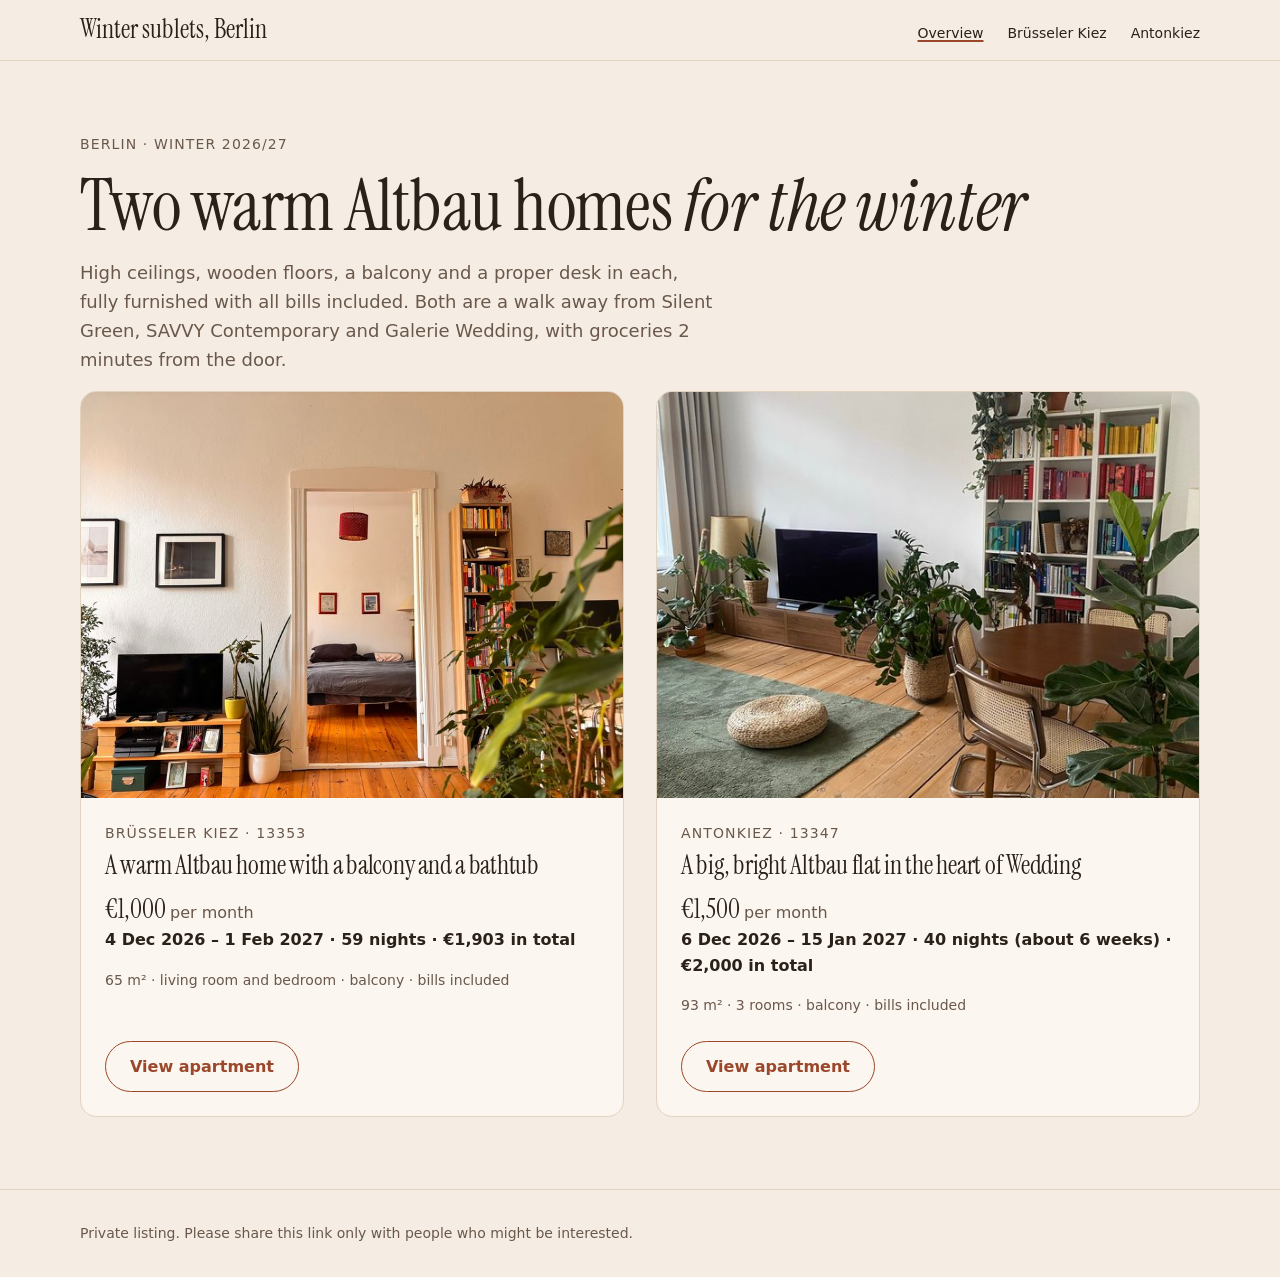
<file: index.html>
<!doctype html>
<html lang="en">
<head>
  <meta charset="utf-8">
  <meta name="viewport" content="width=device-width, initial-scale=1">
  <meta name="robots" content="noindex, nofollow">
  <meta name="referrer" content="no-referrer">
  <title>Winter sublets, Berlin – two furnished apartments</title>
  <meta name="description" content="Two warm, fully furnished Altbau apartments in Berlin with balcony and home-office setup, December 2026 to January 2027. Bills included.">
  <meta property="og:title" content="Two warm Altbau homes for the winter, Berlin">
  <meta property="og:description" content="Brüsseler Kiez · 13353 (65 m²) and Antonkiez · 13347 (93 m²). Furnished, balcony, home-office setup, bills included.">
  <meta property="og:image" content="https://statspoet.github.io/26-apartment-sublet/assets/images/apartment-2/apartment-2-01-small.jpg">
  <meta name="theme-color" content="#f5ede3">
  <link rel="icon" href="data:,">
  <link rel="preload" href="assets/fonts/instrument-serif-400.woff2" as="font" type="font/woff2" crossorigin>
  <link rel="stylesheet" href="assets/css/style.css">
  <script src="assets/js/main.js" defer></script>
</head>
<body>
  <a class="skip-link" href="#main">Skip to content</a>

  <header class="site-header">
    <div class="container">
      <a class="site-name" href="./">Winter sublets, Berlin</a>
      <nav class="site-nav" aria-label="Apartments">
        <ul>
          <li><a href="./" aria-current="page">Overview</a></li>
          <li><a href="apartment-2/">Brüsseler Kiez</a></li>
          <li><a href="apartment-1/">Antonkiez</a></li>
        </ul>
      </nav>
    </div>
  </header>

  <main id="main">
    <section class="section container" aria-labelledby="title">
      <p class="eyebrow">Berlin · Winter 2026/27</p>
      <h1 id="title">Two warm Altbau homes <em>for the winter</em></h1>
      <p class="lead">High ceilings, wooden floors, a balcony and a proper desk in each, fully furnished with all bills included. Both are a walk away from Silent Green, SAVVY Contemporary and Galerie Wedding, with groceries 2 minutes from the door.</p>

      <ul class="cards">
        <li class="card">
          <img src="assets/images/apartment-2/apartment-2-01-small.jpg" srcset="assets/images/apartment-2/apartment-2-01-small.jpg 800w, assets/images/apartment-2/apartment-2-01.jpg 1600w" sizes="(min-width: 48em) 35rem, 92vw" width="800" height="600" alt="Living room with plants and bookshelf, with a view through the door into the bedroom">
          <div class="card-body">
            <p class="eyebrow">Brüsseler Kiez · 13353</p>
            <h2><a href="apartment-2/">A warm Altbau home with a balcony and a bathtub</a></h2>
            <div class="price" data-stay-start="2026-12-01" data-stay-end="2027-02-01" data-stay-price="2000">
              <p class="price-amount">€1,000 <span class="price-label">per month</span></p>
              <p class="price-period"><span data-stay-dates><time data-stay-from datetime="2026-12-01">1 Dec 2026</time> – <time datetime="2027-02-01">1 Feb 2027</time> · <span data-stay-length>62 nights (2 months)</span> · <span data-stay-total>€2,000</span> in total</span></p>
            </div>
            <p class="note">65 m² · living room and bedroom · balcony · bills included</p>
            <span class="button button-secondary" aria-hidden="true">View apartment</span>
          </div>
        </li>
        <li class="card">
          <img src="assets/images/apartment-1/apartment-1-25-small.jpg" srcset="assets/images/apartment-1/apartment-1-25-small.jpg 600w, assets/images/apartment-1/apartment-1-25.jpg 1200w" sizes="(min-width: 48em) 35rem, 92vw" width="600" height="800" alt="Living room in daylight with bookshelves, plants and a dining table">
          <div class="card-body">
            <p class="eyebrow">Antonkiez · 13347</p>
            <h2><a href="apartment-1/">A big, bright Altbau flat in the heart of Wedding</a></h2>
            <div class="price" data-stay-start="2026-12-06" data-stay-end="2027-01-15" data-stay-price="2000">
              <p class="price-amount">€1,500 <span class="price-label">per month</span></p>
              <p class="price-period"><span data-stay-dates><time data-stay-from datetime="2026-12-06">6 Dec 2026</time> – <time datetime="2027-01-15">15 Jan 2027</time> · <span data-stay-length>40 nights (about 6 weeks)</span> · <span data-stay-total>€2,000</span> in total</span></p>
            </div>
            <p class="note">93 m² · 3 rooms · balcony · bills included</p>
            <span class="button button-secondary" aria-hidden="true">View apartment</span>
          </div>
        </li>
      </ul>
    </section>
  </main>

  <footer class="site-footer">
    <div class="container">
      <p>Private listing. Please share this link only with people who might be interested.</p>
    </div>
  </footer>
</body>
</html>
</file>
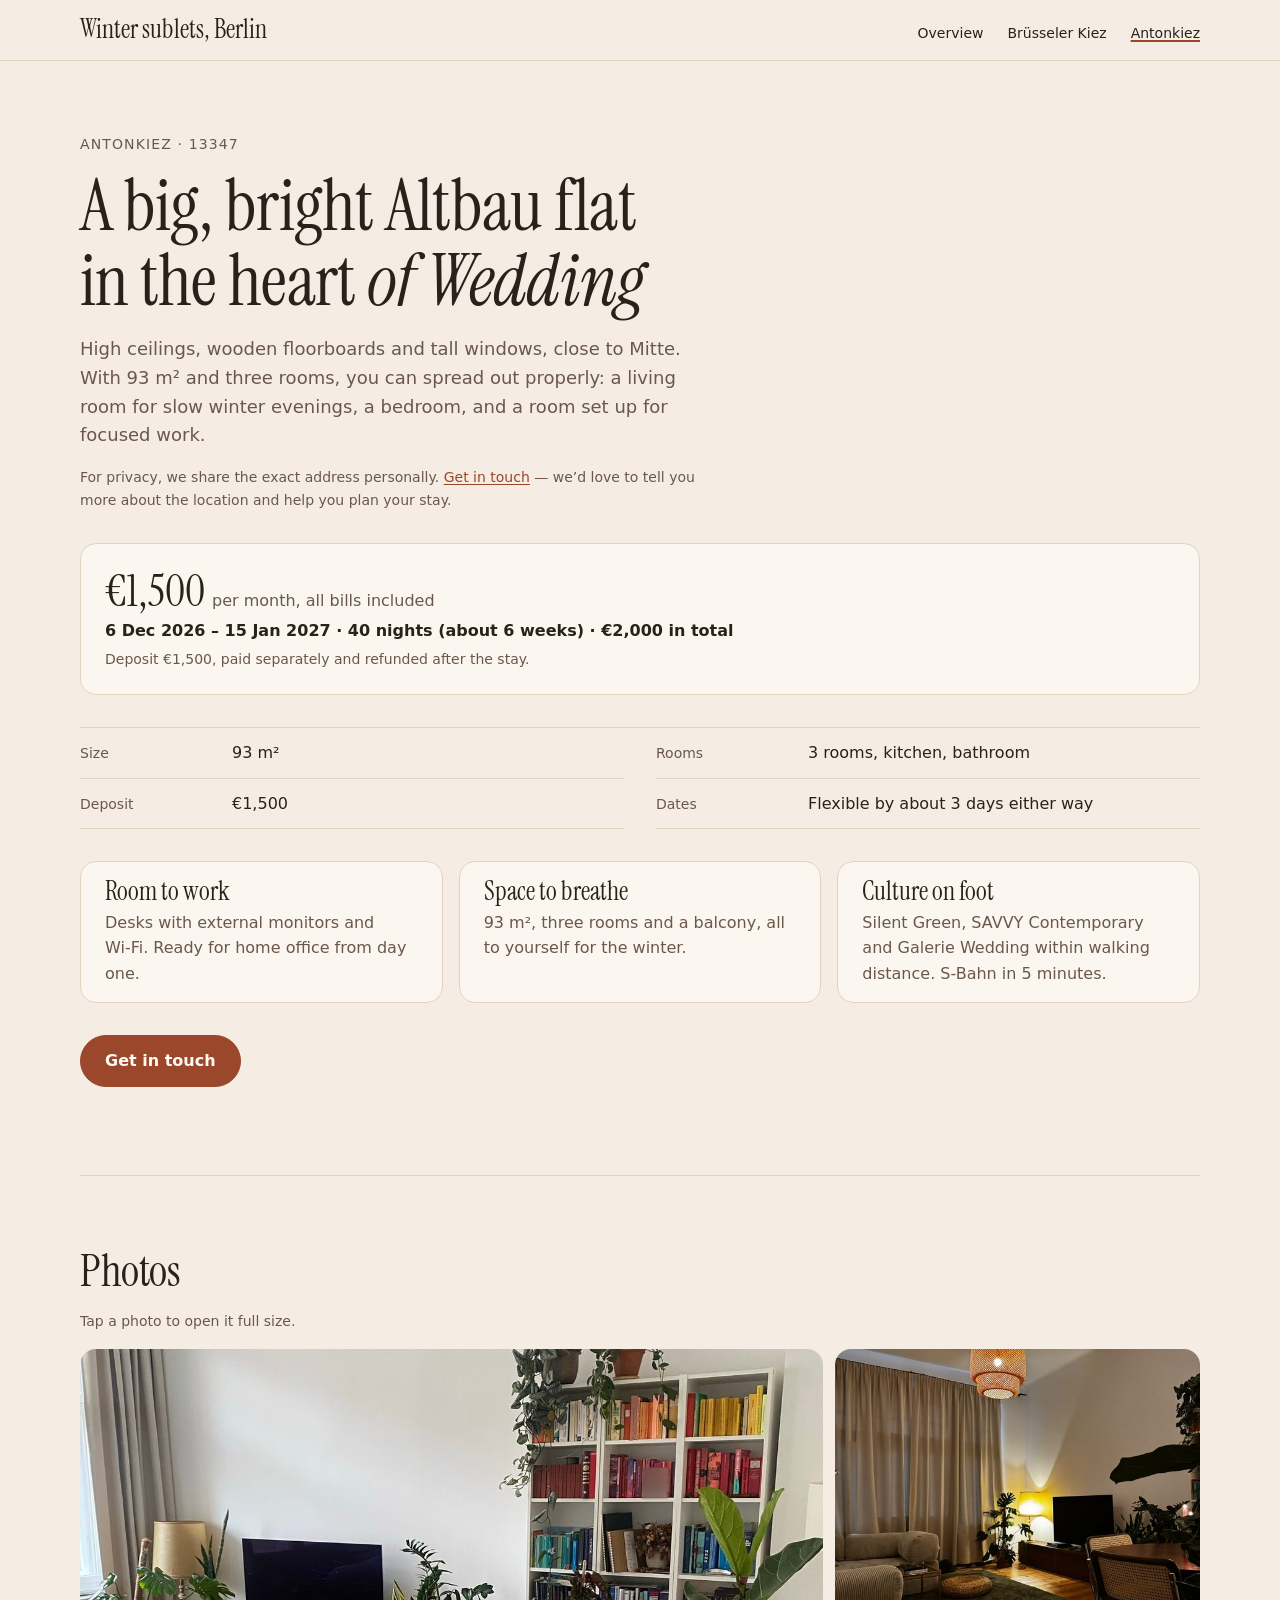
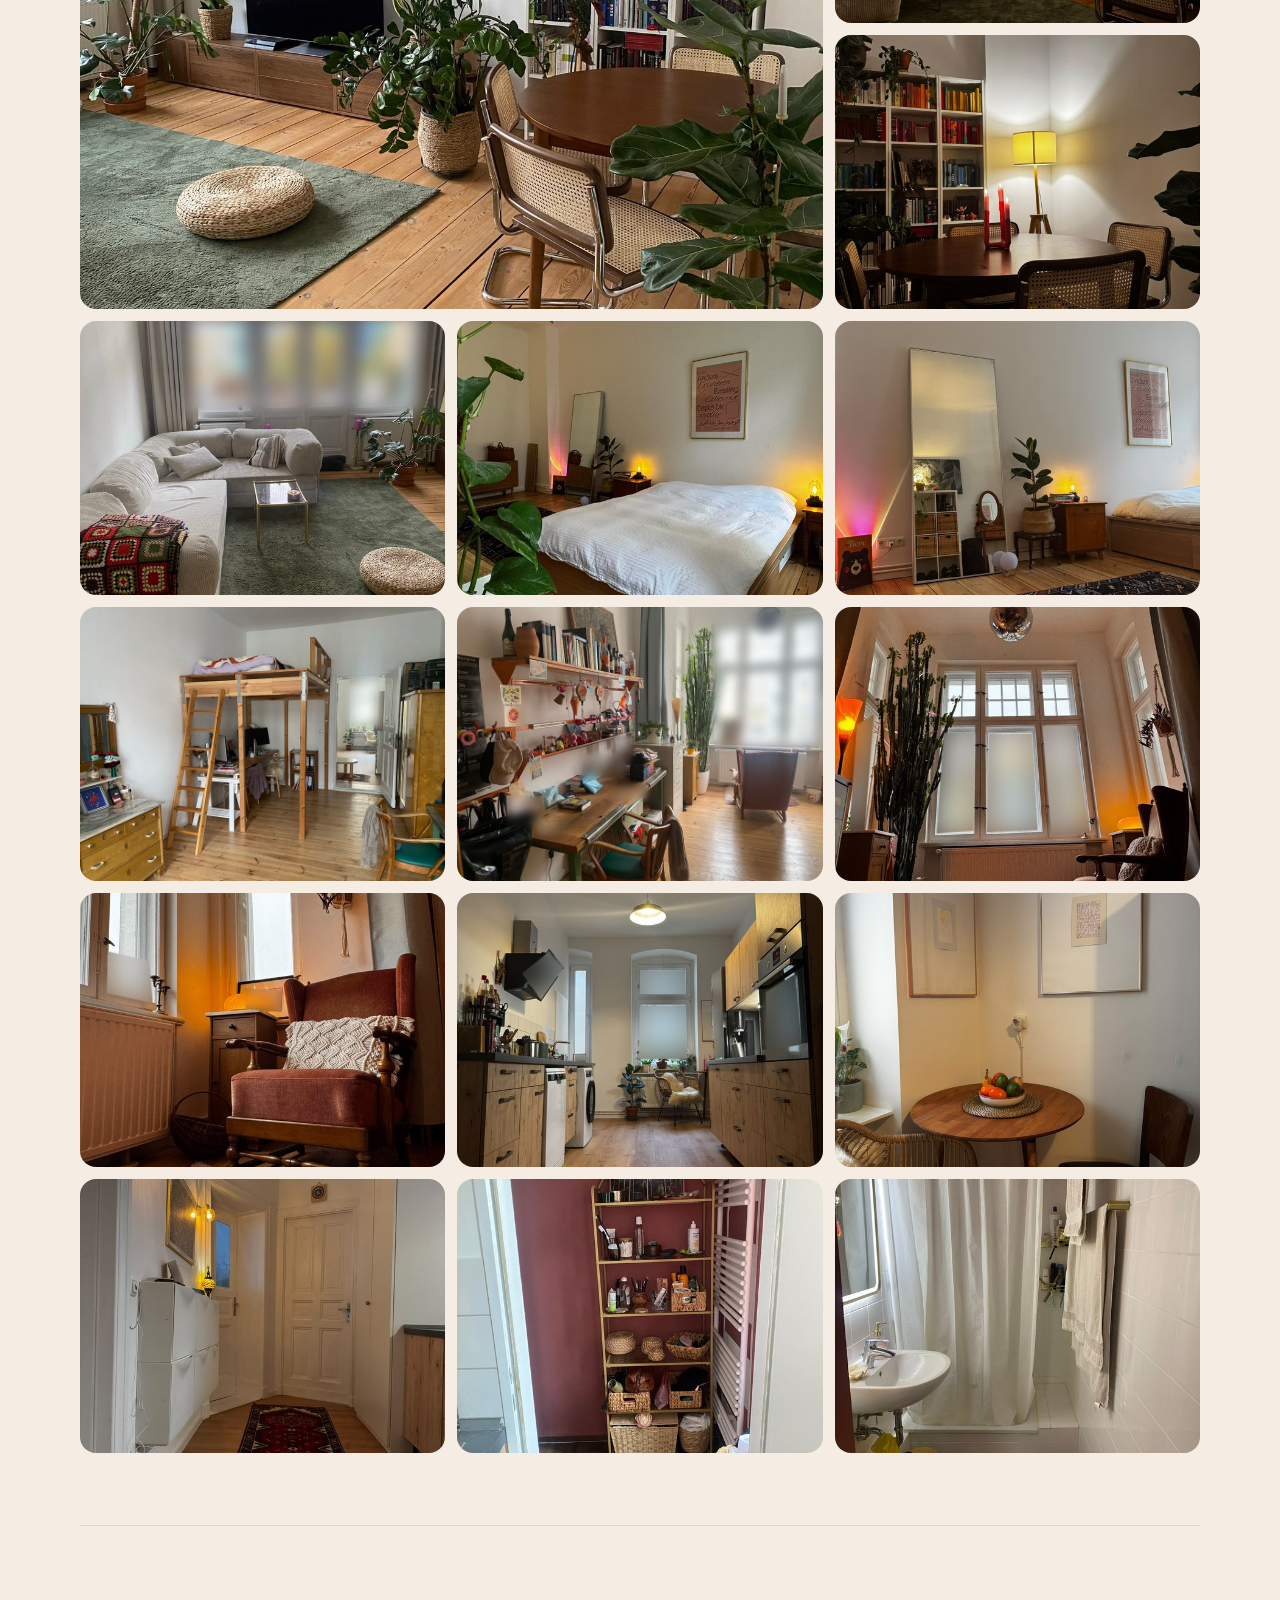
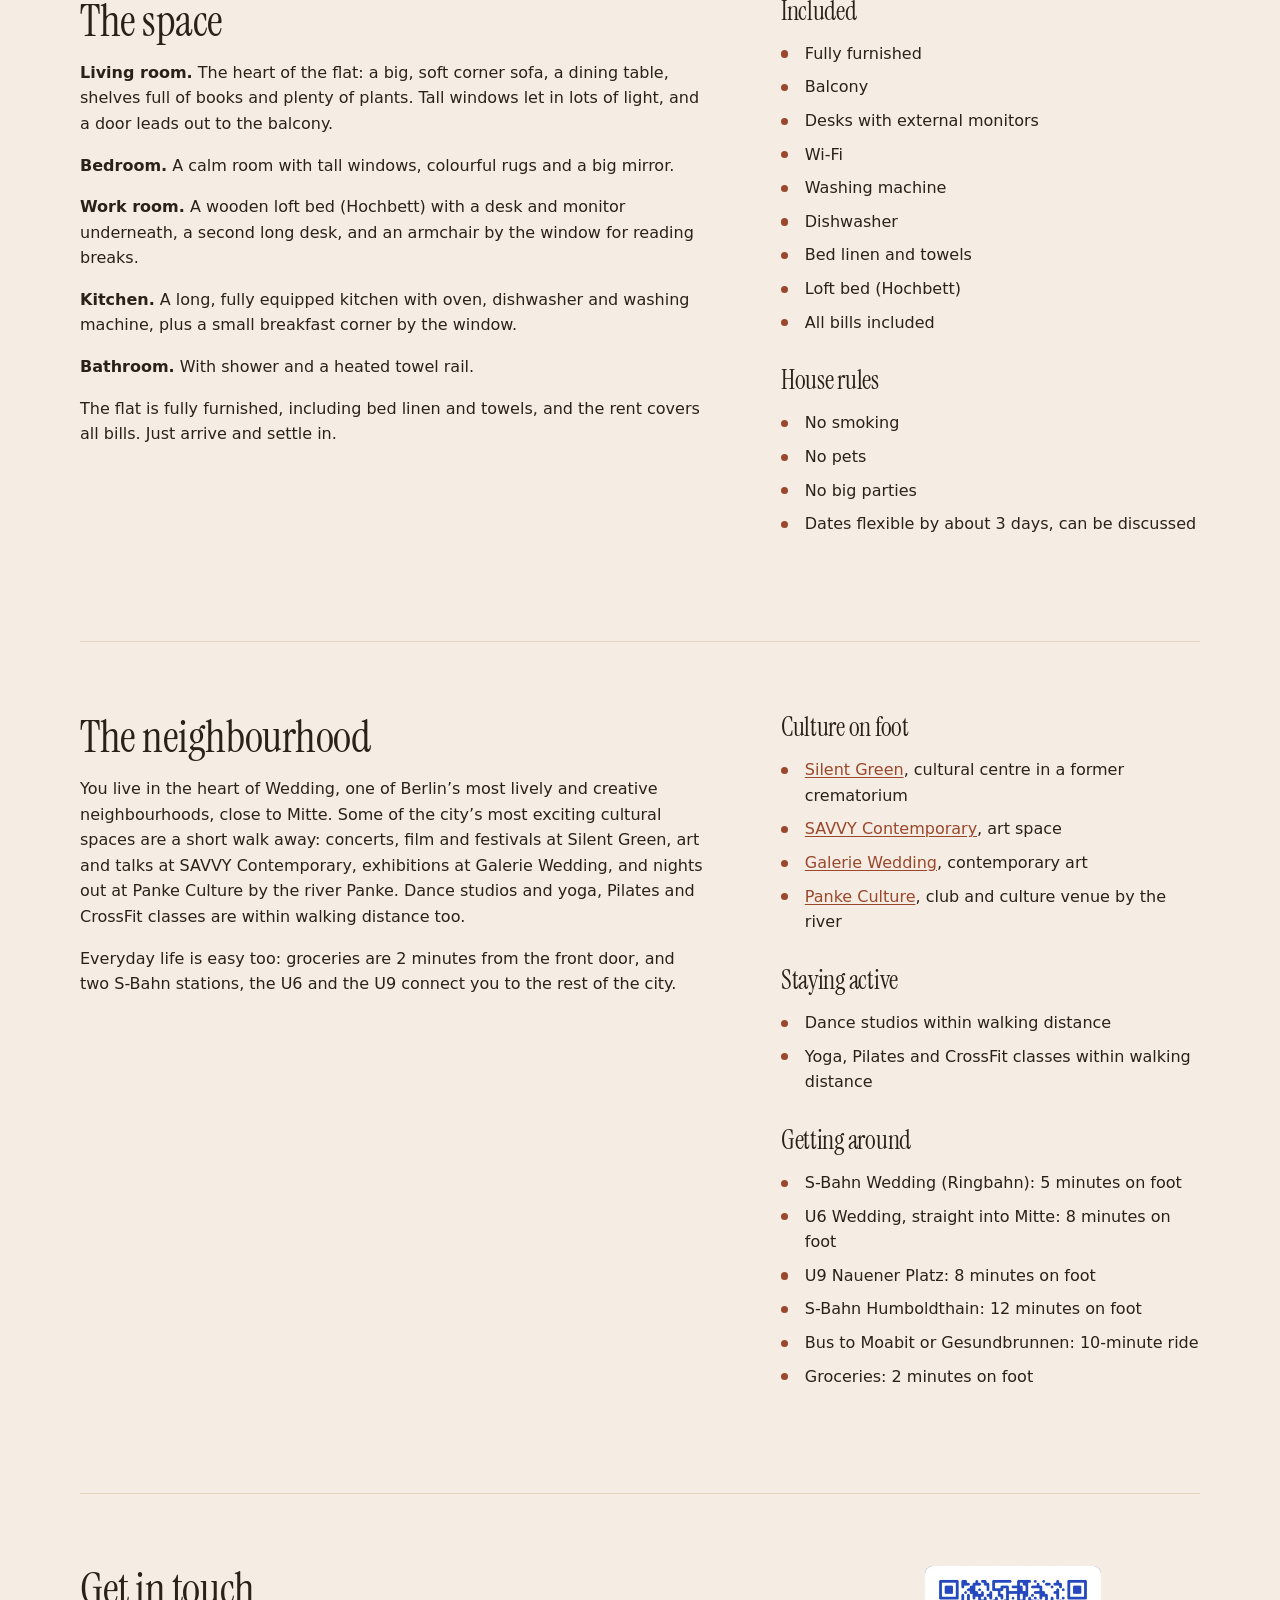
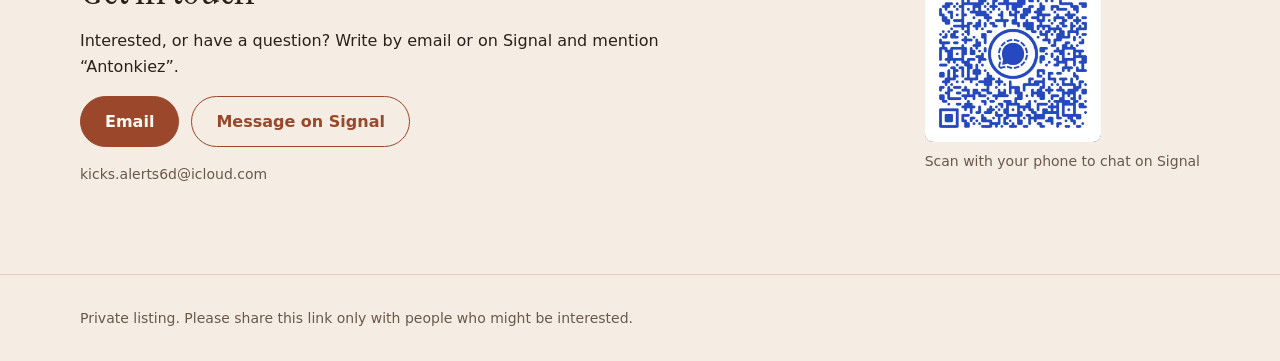
<file: apartment-1/index.html>
<!doctype html>
<html lang="en">
<head>
  <meta charset="utf-8">
  <meta name="viewport" content="width=device-width, initial-scale=1">
  <meta name="robots" content="noindex, nofollow">
  <meta name="referrer" content="no-referrer">
  <title>Antonkiez · 13347 – 93 m² furnished sublet in Berlin-Wedding</title>
  <meta name="description" content="A big, bright 93 m² Altbau flat in Antonkiez, Berlin-Wedding, close to Mitte. Fully furnished, balcony, home-office setup. 6 Dec 2026 – 15 Jan 2027, bills included.">
  <meta property="og:title" content="A big, bright Altbau flat in the heart of Wedding">
  <meta property="og:description" content="Antonkiez · 13347. 93 m², 3 rooms, balcony, desks with monitors. 6 Dec 2026 – 15 Jan 2027, bills included.">
  <meta property="og:image" content="https://statspoet.github.io/26-apartment-sublet/assets/images/apartment-1/apartment-1-25-small.jpg">
  <meta name="theme-color" content="#f5ede3">
  <link rel="icon" href="data:,">
  <link rel="preload" href="../assets/fonts/instrument-serif-400.woff2" as="font" type="font/woff2" crossorigin>
  <link rel="stylesheet" href="../assets/css/style.css">
  <script src="../assets/js/main.js" defer></script>
</head>
<body>
  <a class="skip-link" href="#main">Skip to content</a>

  <header class="site-header">
    <div class="container">
      <a class="site-name" href="../">Winter sublets, Berlin</a>
      <nav class="site-nav" aria-label="Apartments">
        <ul>
          <li><a href="../">Overview</a></li>
          <li><a href="../apartment-2/">Brüsseler Kiez</a></li>
          <li><a href="./" aria-current="page">Antonkiez</a></li>
        </ul>
      </nav>
    </div>
  </header>

  <main id="main">
    <!-- Summary -->
    <section class="section container" aria-labelledby="title">
      <p class="eyebrow">Antonkiez · 13347</p>
      <h1 id="title">A big, bright Altbau flat in the heart <em>of Wedding</em></h1>
      <p class="lead">High ceilings, wooden floorboards and tall windows, close to Mitte. With 93 m² and three rooms, you can spread out properly: a living room for slow winter evenings, a bedroom, and a room set up for focused work.</p>
      <p class="note">For privacy, we share the exact address personally. <a href="#contact">Get in touch</a> — we’d love to tell you more about the location and help you plan your stay.</p>

      <div class="price" data-stay-start="2026-12-06" data-stay-end="2027-01-15" data-stay-price="2000">
        <p class="price-amount">€1,500 <span class="price-label">per month, all bills included</span></p>
        <p class="price-period"><span data-stay-dates><time data-stay-from datetime="2026-12-06">6 Dec 2026</time> – <time datetime="2027-01-15">15 Jan 2027</time> · <span data-stay-length>40 nights (about 6 weeks)</span> · <span data-stay-total>€2,000</span> in total</span></p>
        <p class="note">Deposit €1,500, paid separately and refunded after the stay.</p>
        <p class="note" data-stay-rolled hidden>The original start date has passed, so dates and total are shown from today. The monthly rent stays the same.</p>
      </div>

      <dl class="facts">
        <div>
          <dt>Size</dt>
          <dd>93 m²</dd>
        </div>
        <div>
          <dt>Rooms</dt>
          <dd>3 rooms, kitchen, bathroom</dd>
        </div>
        <div>
          <dt>Deposit</dt>
          <dd>€1,500</dd>
        </div>
        <div>
          <dt>Dates</dt>
          <dd>Flexible by about 3 days either way</dd>
        </div>
      </dl>

      <ul class="highlights">
        <li>
          <strong class="highlight-title">Room to work</strong>
          <p>Desks with external monitors and <span class="nowrap">Wi-Fi</span>. Ready for home office from day one.</p>
        </li>
        <li>
          <strong class="highlight-title">Space to breathe</strong>
          <p>93 m², three rooms and a balcony, all to yourself for the winter.</p>
        </li>
        <li>
          <strong class="highlight-title">Culture on foot</strong>
          <p>Silent Green, SAVVY Contemporary and Galerie Wedding within walking distance. <span class="nowrap">S-Bahn</span> in 5 minutes.</p>
        </li>
      </ul>

      <p><a class="button" href="#contact">Get in touch</a></p>
    </section>

    <!-- Gallery -->
    <section class="section container" aria-labelledby="photos-title">
      <h2 id="photos-title">Photos</h2>
      <p class="gallery-hint note"><span class="phone-only">Swipe to see all 15 photos. </span>Tap a photo to open it full size.</p>
      <ul class="gallery">
        <li><a href="../assets/images/apartment-1/apartment-1-25.jpg"><img src="../assets/images/apartment-1/apartment-1-25-small.jpg" srcset="../assets/images/apartment-1/apartment-1-25-small.jpg 600w, ../assets/images/apartment-1/apartment-1-25.jpg 1200w" sizes="(min-width: 48em) 46rem, 85vw" width="600" height="800" alt="Living room in daylight with bookshelves, plants and a dining table"></a></li>
        <li><a href="../assets/images/apartment-1/apartment-1-16.jpg"><img src="../assets/images/apartment-1/apartment-1-16-small.jpg" srcset="../assets/images/apartment-1/apartment-1-16-small.jpg 600w, ../assets/images/apartment-1/apartment-1-16.jpg 1200w" sizes="(min-width: 48em) 23rem, 85vw" width="600" height="800" alt="Living room with a corner sofa, green rug and warm evening lighting" loading="lazy"></a></li>
        <li><a href="../assets/images/apartment-1/apartment-1-17.jpg"><img src="../assets/images/apartment-1/apartment-1-17-small.jpg" srcset="../assets/images/apartment-1/apartment-1-17-small.jpg 600w, ../assets/images/apartment-1/apartment-1-17.jpg 1200w" sizes="(min-width: 48em) 23rem, 85vw" width="600" height="800" alt="Dining table with woven chairs, bookshelves and candlelight" loading="lazy"></a></li>
        <li><a href="../assets/images/apartment-1/apartment-1-26.jpg"><img src="../assets/images/apartment-1/apartment-1-26-small.jpg" srcset="../assets/images/apartment-1/apartment-1-26-small.jpg 600w, ../assets/images/apartment-1/apartment-1-26.jpg 1200w" sizes="(min-width: 48em) 23rem, 85vw" width="600" height="800" alt="Corner sofa and green rug in the daylight-filled living room" loading="lazy"></a></li>
        <li><a href="../assets/images/apartment-1/apartment-1-18.jpg"><img src="../assets/images/apartment-1/apartment-1-18-small.jpg" srcset="../assets/images/apartment-1/apartment-1-18-small.jpg 600w, ../assets/images/apartment-1/apartment-1-18.jpg 1200w" sizes="(min-width: 48em) 23rem, 85vw" width="600" height="800" alt="Bedroom with a double bed, plants and warm bedside lamps" loading="lazy"></a></li>
        <li><a href="../assets/images/apartment-1/apartment-1-19.jpg"><img src="../assets/images/apartment-1/apartment-1-19-small.jpg" srcset="../assets/images/apartment-1/apartment-1-19-small.jpg 600w, ../assets/images/apartment-1/apartment-1-19.jpg 1200w" sizes="(min-width: 48em) 23rem, 85vw" width="600" height="800" alt="Bedroom with a tall mirror, wooden cabinet and patterned rug" loading="lazy"></a></li>
        <li><a href="../assets/images/apartment-1/apartment-1-07.jpg"><img src="../assets/images/apartment-1/apartment-1-07-small.jpg" srcset="../assets/images/apartment-1/apartment-1-07-small.jpg 800w, ../assets/images/apartment-1/apartment-1-07.jpg 1600w" sizes="(min-width: 48em) 23rem, 85vw" width="800" height="600" alt="Wooden loft bed with ladder and a desk with monitor underneath" loading="lazy"></a></li>
        <li><a href="../assets/images/apartment-1/apartment-1-08.jpg"><img src="../assets/images/apartment-1/apartment-1-08-small.jpg" srcset="../assets/images/apartment-1/apartment-1-08-small.jpg 800w, ../assets/images/apartment-1/apartment-1-08.jpg 1600w" sizes="(min-width: 48em) 23rem, 85vw" width="800" height="600" alt="Long desk with shelves, and an armchair by the window" loading="lazy"></a></li>
        <li><a href="../assets/images/apartment-1/apartment-1-20.jpg"><img src="../assets/images/apartment-1/apartment-1-20-small.jpg" srcset="../assets/images/apartment-1/apartment-1-20-small.jpg 600w, ../assets/images/apartment-1/apartment-1-20.jpg 1200w" sizes="(min-width: 48em) 23rem, 85vw" width="600" height="800" alt="Reading corner with tall windows, a cactus and a red armchair" loading="lazy"></a></li>
        <li><a href="../assets/images/apartment-1/apartment-1-21.jpg"><img src="../assets/images/apartment-1/apartment-1-21-small.jpg" srcset="../assets/images/apartment-1/apartment-1-21-small.jpg 600w, ../assets/images/apartment-1/apartment-1-21.jpg 1200w" sizes="(min-width: 48em) 23rem, 85vw" width="600" height="800" alt="Red armchair with a knitted cushion beside the tall windows" loading="lazy"></a></li>
        <li><a href="../assets/images/apartment-1/apartment-1-22.jpg"><img src="../assets/images/apartment-1/apartment-1-22-small.jpg" srcset="../assets/images/apartment-1/apartment-1-22-small.jpg 600w, ../assets/images/apartment-1/apartment-1-22.jpg 1200w" sizes="(min-width: 48em) 23rem, 85vw" width="600" height="800" alt="Fully equipped kitchen with wooden cabinets and a breakfast corner" loading="lazy"></a></li>
        <li><a href="../assets/images/apartment-1/apartment-1-23.jpg"><img src="../assets/images/apartment-1/apartment-1-23-small.jpg" srcset="../assets/images/apartment-1/apartment-1-23-small.jpg 600w, ../assets/images/apartment-1/apartment-1-23.jpg 1200w" sizes="(min-width: 48em) 23rem, 85vw" width="600" height="800" alt="Breakfast table with a bowl of fruit and two chairs" loading="lazy"></a></li>
        <li><a href="../assets/images/apartment-1/apartment-1-24.jpg"><img src="../assets/images/apartment-1/apartment-1-24-small.jpg" srcset="../assets/images/apartment-1/apartment-1-24-small.jpg 600w, ../assets/images/apartment-1/apartment-1-24.jpg 1200w" sizes="(min-width: 48em) 23rem, 85vw" width="600" height="800" alt="Hallway with warm wall lamps, storage cabinets and a patterned runner" loading="lazy"></a></li>
        <li><a href="../assets/images/apartment-1/apartment-1-14.jpg"><img src="../assets/images/apartment-1/apartment-1-14-small.jpg" srcset="../assets/images/apartment-1/apartment-1-14-small.jpg 600w, ../assets/images/apartment-1/apartment-1-14.jpg 1200w" sizes="(min-width: 48em) 23rem, 85vw" width="600" height="800" alt="Bathroom shelf against a dark red wall, next to a heated towel rail" loading="lazy"></a></li>
        <li><a href="../assets/images/apartment-1/apartment-1-15.jpg"><img src="../assets/images/apartment-1/apartment-1-15-small.jpg" srcset="../assets/images/apartment-1/apartment-1-15-small.jpg 600w, ../assets/images/apartment-1/apartment-1-15.jpg 1200w" sizes="(min-width: 48em) 23rem, 85vw" width="600" height="800" alt="Bathroom with shower and washbasin" loading="lazy"></a></li>
      </ul>
    </section>

    <!-- Details & conditions -->
    <section class="section container" aria-labelledby="details-title">
      <div class="split">
        <div>
          <h2 id="details-title">The space</h2>
          <p><strong>Living room.</strong> The heart of the flat: a big, soft corner sofa, a dining table, shelves full of books and plenty of plants. Tall windows let in lots of light, and a door leads out to the balcony.</p>
          <p><strong>Bedroom.</strong> A calm room with tall windows, colourful rugs and a big mirror.</p>
          <p><strong>Work room.</strong> A wooden loft bed (Hochbett) with a desk and monitor underneath, a second long desk, and an armchair by the window for reading breaks.</p>
          <p><strong>Kitchen.</strong> A long, fully equipped kitchen with oven, dishwasher and washing machine, plus a small breakfast corner by the window.</p>
          <p><strong>Bathroom.</strong> With shower and a heated towel rail.</p>
          <p>The flat is fully furnished, including bed linen and towels, and the rent covers all bills. Just arrive and settle in.</p>
        </div>
        <div>
          <h3>Included</h3>
          <ul class="features">
            <li>Fully furnished</li>
            <li>Balcony</li>
            <li>Desks with external monitors</li>
            <li>Wi-Fi</li>
            <li>Washing machine</li>
            <li>Dishwasher</li>
            <li>Bed linen and towels</li>
            <li>Loft bed (Hochbett)</li>
            <li>All bills included</li>
          </ul>
          <h3>House rules</h3>
          <ul class="features">
            <li>No smoking</li>
            <li>No pets</li>
            <li>No big parties</li>
            <li>Dates flexible by about 3 days, can be discussed</li>
          </ul>
        </div>
      </div>
    </section>

    <!-- Neighbourhood -->
    <section class="section container" aria-labelledby="area-title">
      <div class="split">
        <div>
          <h2 id="area-title">The neighbourhood</h2>
          <p>You live in the heart of Wedding, one of Berlin’s most lively and creative neighbourhoods, close to Mitte. Some of the city’s most exciting cultural spaces are a short walk away: concerts, film and festivals at Silent Green, art and talks at SAVVY Contemporary, exhibitions at Galerie Wedding, and nights out at Panke Culture by the river Panke. Dance studios and yoga, Pilates and CrossFit classes are within walking distance too.</p>
          <p>Everyday life is easy too: groceries are 2 minutes from the front door, and two <span class="nowrap">S-Bahn</span> stations, the U6 and the U9 connect you to the rest of the city.</p>
        </div>
        <div>
          <h3>Culture on foot</h3>
          <ul class="features">
            <li><a href="https://www.silent-green.net/">Silent Green</a>, cultural centre in a former crematorium</li>
            <li><a href="https://savvy-contemporary.com/">SAVVY Contemporary</a>, art space</li>
            <li><a href="https://galeriewedding.de/">Galerie Wedding</a>, contemporary art</li>
            <li><a href="https://www.pankeculture.com/">Panke Culture</a>, club and culture venue by the river</li>
          </ul>
          <h3>Staying active</h3>
          <ul class="features">
            <li>Dance studios within walking distance</li>
            <li>Yoga, Pilates and CrossFit classes within walking distance</li>
          </ul>
          <h3>Getting around</h3>
          <ul class="features">
            <li>S-Bahn Wedding (Ringbahn): 5 minutes on foot</li>
            <li>U6 Wedding, straight into Mitte: 8 minutes on foot</li>
            <li>U9 Nauener Platz: 8 minutes on foot</li>
            <li>S-Bahn Humboldthain: 12 minutes on foot</li>
            <li>Bus to Moabit or Gesundbrunnen: 10-minute ride</li>
            <li>Groceries: 2 minutes on foot</li>
          </ul>
        </div>
      </div>
    </section>

    <!-- Contact -->
    <section class="section container" id="contact" aria-labelledby="contact-title">
      <div class="contact">
        <div>
          <h2 id="contact-title">Get in touch</h2>
          <p>Interested, or have a question? Write by email or on Signal and mention “Antonkiez”.</p>
          <div class="contact-actions">
            <a class="button" href="mailto:kicks.alerts6d@icloud.com?subject=Sublet%20Antonkiez%2013347">Email</a>
            <a class="button button-secondary" href="https://signal.me/#eu/cUkL0-jBbQaAZuJh-CLtDpuSaWh7vvht-xYWcH-l3khpppsS8GZBHqLoljb3mit5">Message on Signal</a>
          </div>
          <p class="note">kicks.alerts6d@icloud.com</p>
        </div>
        <figure class="qr">
          <img src="../assets/images/apartment-1/apartment-1-signal-qr.png" width="600" height="600" alt="Signal QR code for messages about Antonkiez" loading="lazy">
          <figcaption>Scan with your phone to chat on Signal</figcaption>
        </figure>
      </div>
    </section>
  </main>

  <footer class="site-footer">
    <div class="container">
      <p>Private listing. Please share this link only with people who might be interested.</p>
    </div>
  </footer>
</body>
</html>
</file>
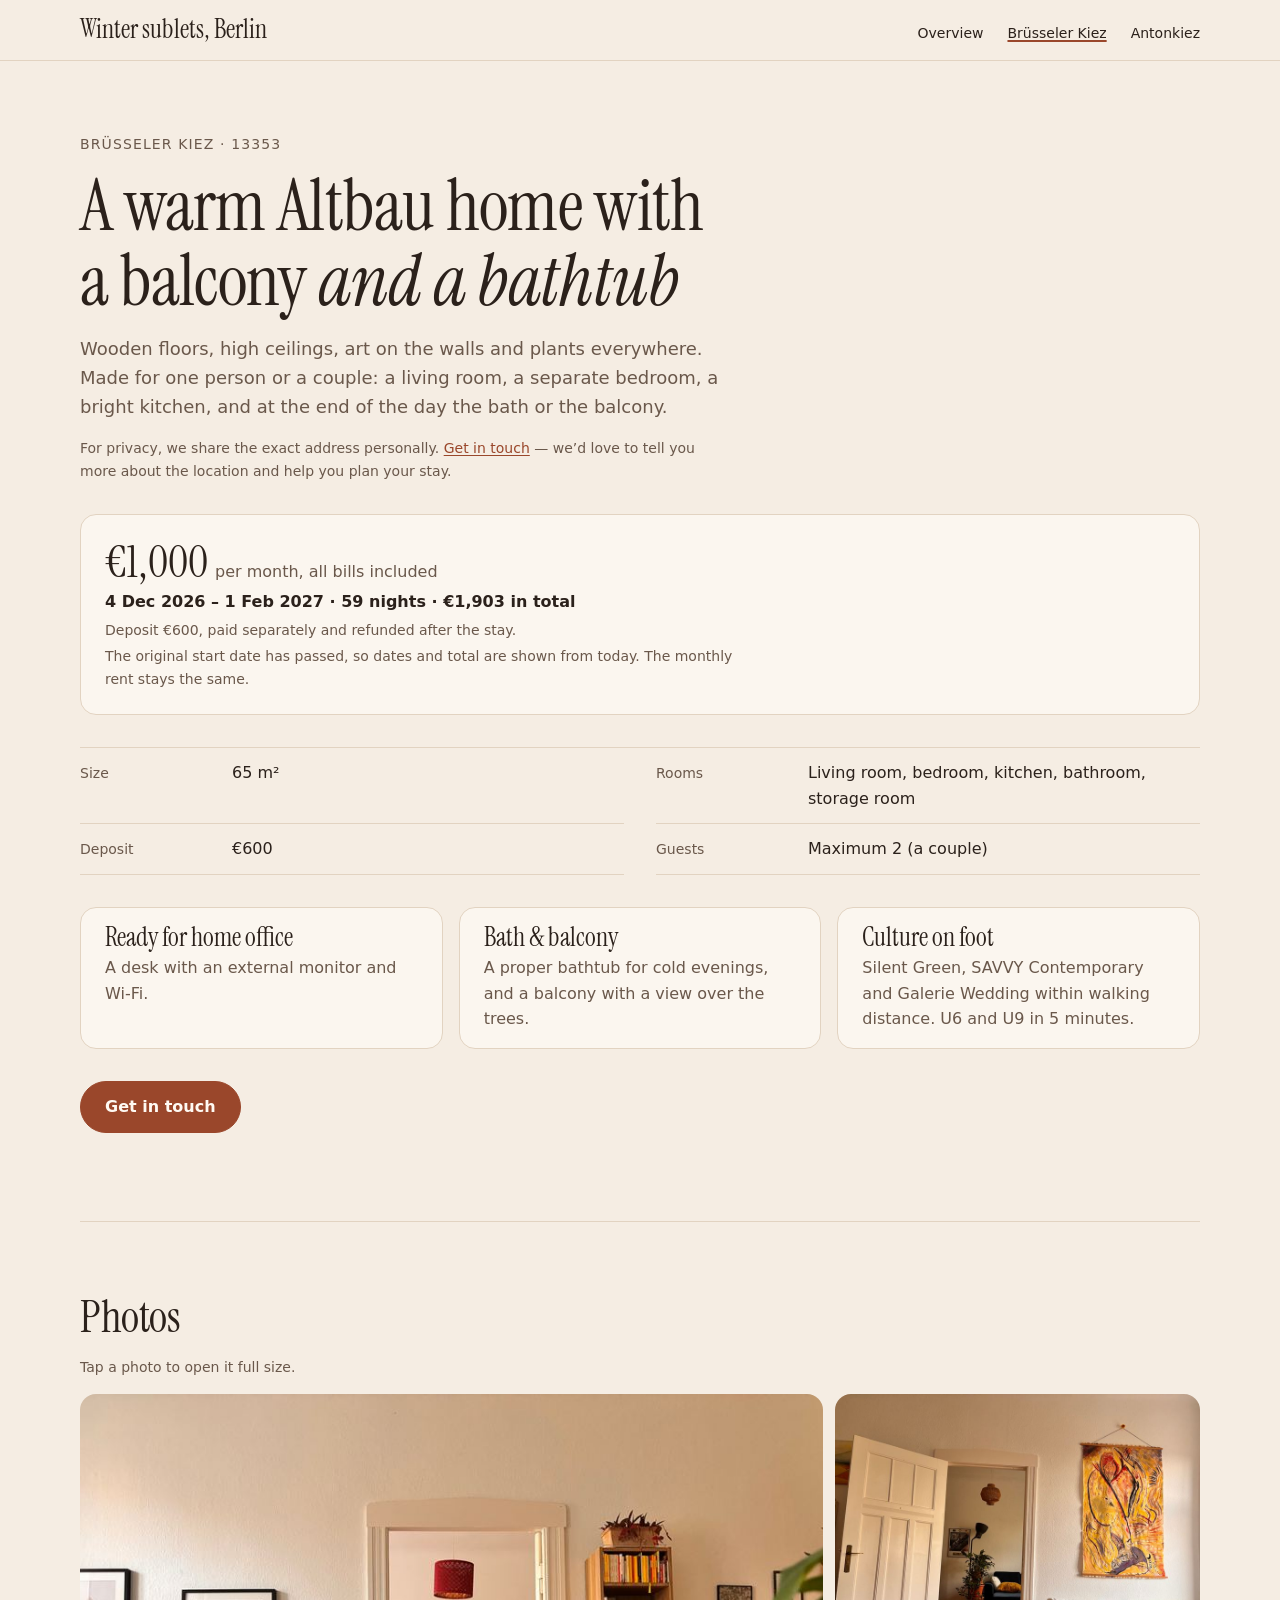
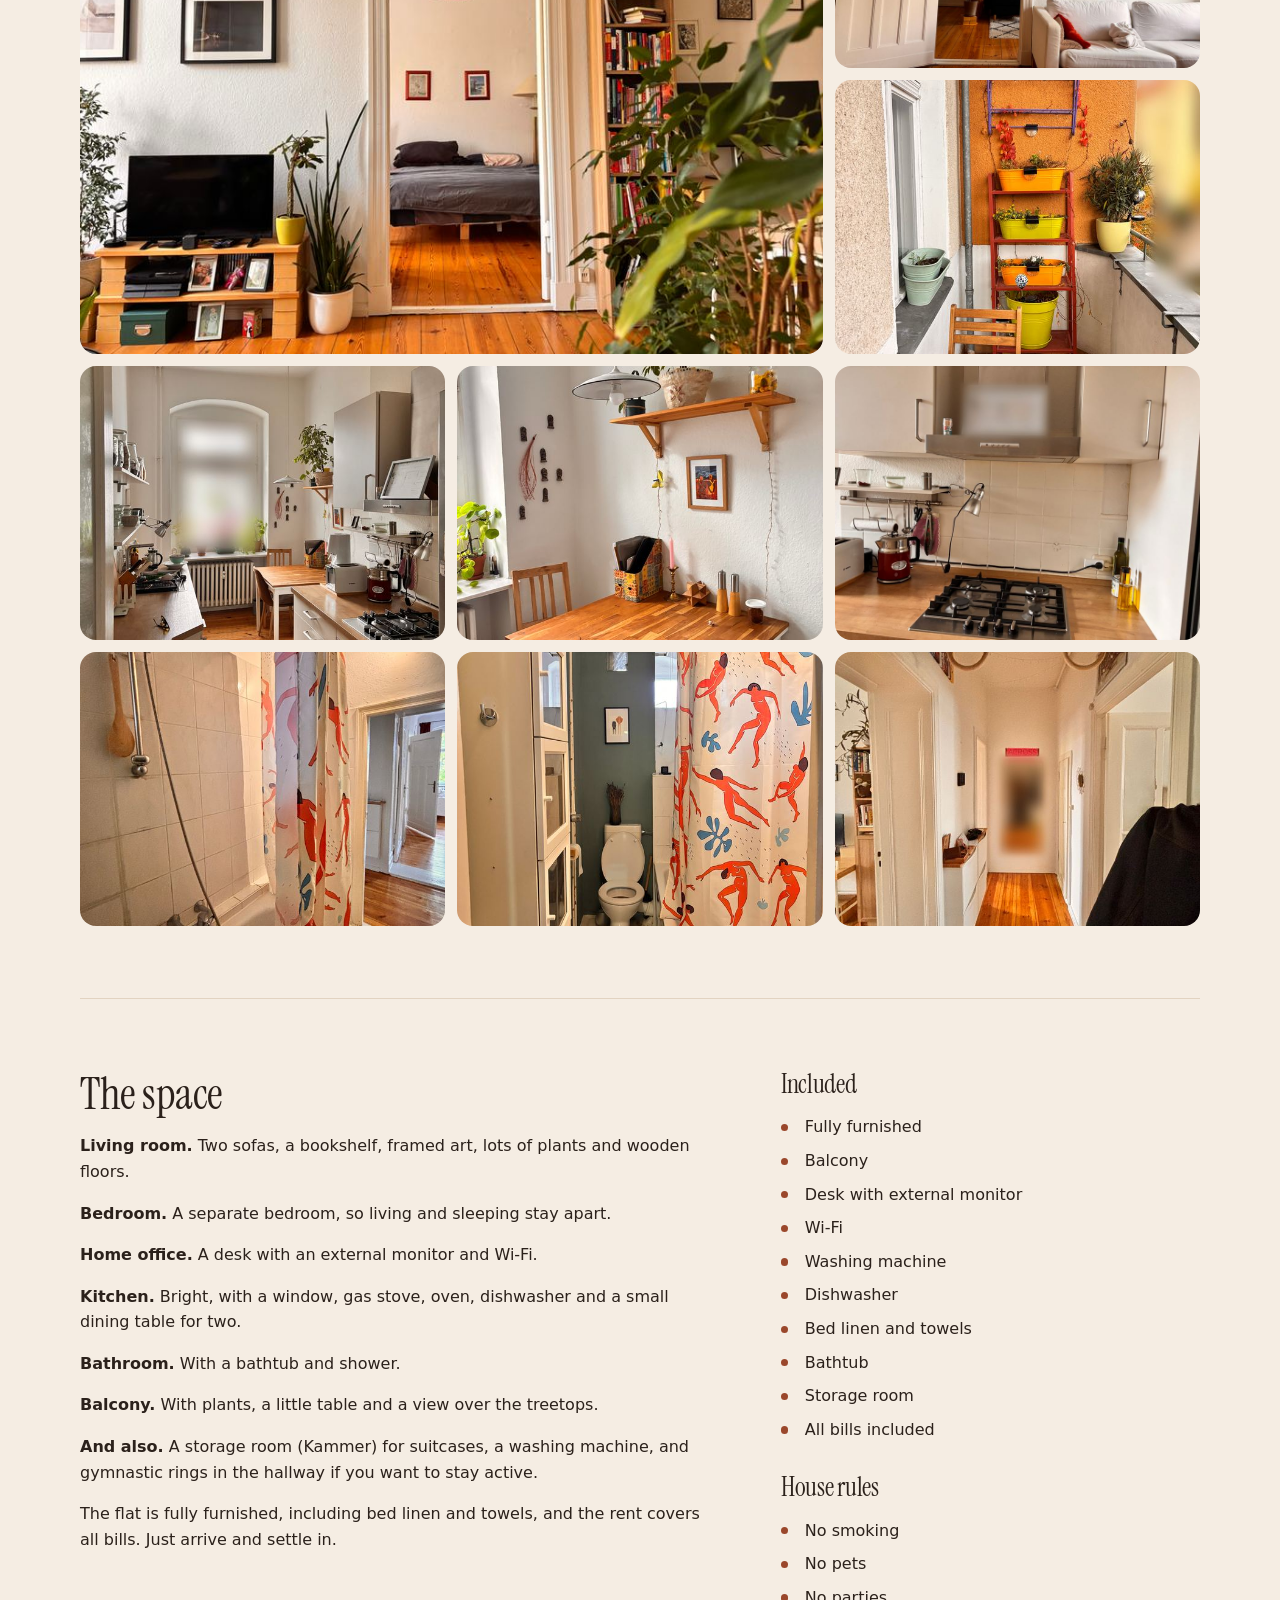
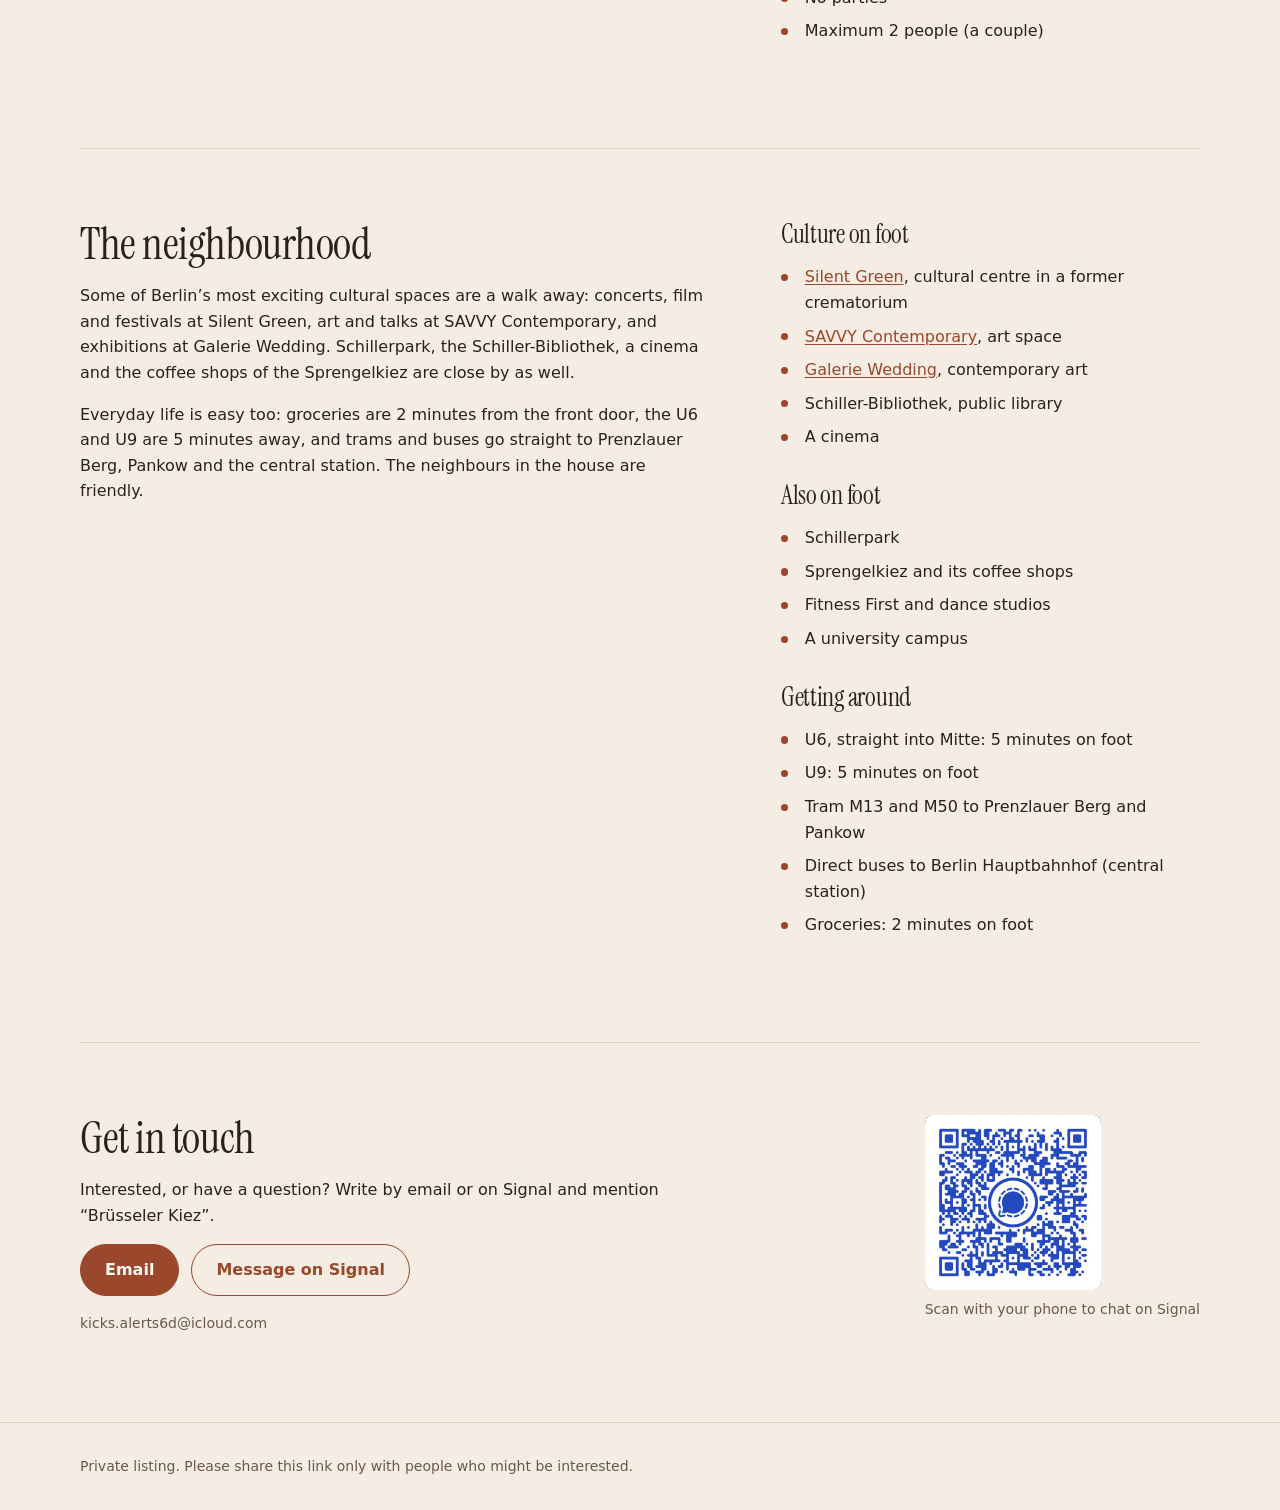
<file: apartment-2/index.html>
<!doctype html>
<html lang="en">
<head>
  <meta charset="utf-8">
  <meta name="viewport" content="width=device-width, initial-scale=1">
  <meta name="robots" content="noindex, nofollow">
  <meta name="referrer" content="no-referrer">
  <title>Brüsseler Kiez · 13353 – 65 m² furnished sublet in Berlin</title>
  <meta name="description" content="A warm 65 m² Altbau flat in Brüsseler Kiez, Berlin with balcony, bathtub and a home-office desk. Fully furnished. 1 Dec 2026 – 1 Feb 2027, bills included.">
  <meta property="og:title" content="A warm Altbau home with a balcony and a bathtub">
  <meta property="og:description" content="Brüsseler Kiez · 13353. 65 m², living room and bedroom, for one person or a couple. 1 Dec 2026 – 1 Feb 2027, bills included.">
  <meta property="og:image" content="https://statspoet.github.io/26-apartment-sublet/assets/images/apartment-2/apartment-2-01-small.jpg">
  <meta name="theme-color" content="#f5ede3">
  <link rel="icon" href="data:,">
  <link rel="preload" href="../assets/fonts/instrument-serif-400.woff2" as="font" type="font/woff2" crossorigin>
  <link rel="stylesheet" href="../assets/css/style.css">
  <script src="../assets/js/main.js" defer></script>
</head>
<body>
  <a class="skip-link" href="#main">Skip to content</a>

  <header class="site-header">
    <div class="container">
      <a class="site-name" href="../">Winter sublets, Berlin</a>
      <nav class="site-nav" aria-label="Apartments">
        <ul>
          <li><a href="../">Overview</a></li>
          <li><a href="./" aria-current="page">Brüsseler Kiez</a></li>
          <li><a href="../apartment-1/">Antonkiez</a></li>
        </ul>
      </nav>
    </div>
  </header>

  <main id="main">
    <!-- Summary -->
    <section class="section container" aria-labelledby="title">
      <p class="eyebrow">Brüsseler Kiez · 13353</p>
      <h1 id="title">A warm Altbau home with a balcony <em>and a bathtub</em></h1>
      <p class="lead">Wooden floors, high ceilings, art on the walls and plants everywhere. Made for one person or a couple: a living room, a separate bedroom, a bright kitchen, and at the end of the day the bath or the balcony.</p>
      <p class="note">For privacy, we share the exact address personally. <a href="#contact">Get in touch</a> — we’d love to tell you more about the location and help you plan your stay.</p>

      <div class="price" data-stay-start="2026-12-01" data-stay-end="2027-02-01" data-stay-price="2000">
        <p class="price-amount">€1,000 <span class="price-label">per month, all bills included</span></p>
        <p class="price-period"><span data-stay-dates><time data-stay-from datetime="2026-12-01">1 Dec 2026</time> – <time datetime="2027-02-01">1 Feb 2027</time> · <span data-stay-length>62 nights (2 months)</span> · <span data-stay-total>€2,000</span> in total</span></p>
        <p class="note">Deposit €600, paid separately and refunded after the stay.</p>
        <p class="note" data-stay-rolled hidden>The original start date has passed, so dates and total are shown from today. The monthly rent stays the same.</p>
      </div>

      <dl class="facts">
        <div>
          <dt>Size</dt>
          <dd>65 m²</dd>
        </div>
        <div>
          <dt>Rooms</dt>
          <dd>Living room, bedroom, kitchen, bathroom, storage room</dd>
        </div>
        <div>
          <dt>Deposit</dt>
          <dd>€600</dd>
        </div>
        <div>
          <dt>Guests</dt>
          <dd>Maximum 2 (a couple)</dd>
        </div>
      </dl>

      <ul class="highlights">
        <li>
          <strong class="highlight-title">Ready for home office</strong>
          <p>A desk with an external monitor and <span class="nowrap">Wi-Fi</span>.</p>
        </li>
        <li>
          <strong class="highlight-title">Bath &amp; balcony</strong>
          <p>A proper bathtub for cold evenings, and a balcony with a view over the trees.</p>
        </li>
        <li>
          <strong class="highlight-title">Culture on foot</strong>
          <p>Silent Green, SAVVY Contemporary and Galerie Wedding within walking distance. U6 and U9 in 5 minutes.</p>
        </li>
      </ul>

      <p><a class="button" href="#contact">Get in touch</a></p>
    </section>

    <!-- Gallery -->
    <section class="section container" aria-labelledby="photos-title">
      <h2 id="photos-title">Photos</h2>
      <p class="gallery-hint note"><span class="phone-only">Swipe to see all 9 photos. </span>Tap a photo to open it full size.</p>
      <ul class="gallery">
        <li><a href="../assets/images/apartment-2/apartment-2-01.jpg"><img src="../assets/images/apartment-2/apartment-2-01-small.jpg" srcset="../assets/images/apartment-2/apartment-2-01-small.jpg 800w, ../assets/images/apartment-2/apartment-2-01.jpg 1600w" sizes="(min-width: 48em) 46rem, 85vw" width="800" height="600" alt="Living room with plants and bookshelf, with a view through the door into the bedroom"></a></li>
        <li><a href="../assets/images/apartment-2/apartment-2-02.jpg"><img src="../assets/images/apartment-2/apartment-2-02-small.jpg" srcset="../assets/images/apartment-2/apartment-2-02-small.jpg 800w, ../assets/images/apartment-2/apartment-2-02.jpg 1600w" sizes="(min-width: 48em) 23rem, 85vw" width="800" height="600" alt="Living room with white sofa and a large painting" loading="lazy"></a></li>
        <li><a href="../assets/images/apartment-2/apartment-2-03.jpg"><img src="../assets/images/apartment-2/apartment-2-03-small.jpg" srcset="../assets/images/apartment-2/apartment-2-03-small.jpg 800w, ../assets/images/apartment-2/apartment-2-03.jpg 1600w" sizes="(min-width: 48em) 23rem, 85vw" width="600" height="800" alt="Balcony with plants, a wooden table and a chair" loading="lazy"></a></li>
        <li><a href="../assets/images/apartment-2/apartment-2-04.jpg"><img src="../assets/images/apartment-2/apartment-2-04-small.jpg" srcset="../assets/images/apartment-2/apartment-2-04-small.jpg 800w, ../assets/images/apartment-2/apartment-2-04.jpg 1600w" sizes="(min-width: 48em) 23rem, 85vw" width="600" height="800" alt="Bright kitchen with window, gas stove, oven and a small dining table" loading="lazy"></a></li>
        <li><a href="../assets/images/apartment-2/apartment-2-05.jpg"><img src="../assets/images/apartment-2/apartment-2-05-small.jpg" srcset="../assets/images/apartment-2/apartment-2-05-small.jpg 800w, ../assets/images/apartment-2/apartment-2-05.jpg 1600w" sizes="(min-width: 48em) 23rem, 85vw" width="600" height="800" alt="Dining table for two by the kitchen window" loading="lazy"></a></li>
        <li><a href="../assets/images/apartment-2/apartment-2-06.jpg"><img src="../assets/images/apartment-2/apartment-2-06-small.jpg" srcset="../assets/images/apartment-2/apartment-2-06-small.jpg 800w, ../assets/images/apartment-2/apartment-2-06.jpg 1600w" sizes="(min-width: 48em) 23rem, 85vw" width="800" height="600" alt="Gas stove and kitchen counter" loading="lazy"></a></li>
        <li><a href="../assets/images/apartment-2/apartment-2-07.jpg"><img src="../assets/images/apartment-2/apartment-2-07-small.jpg" srcset="../assets/images/apartment-2/apartment-2-07-small.jpg 800w, ../assets/images/apartment-2/apartment-2-07.jpg 1600w" sizes="(min-width: 48em) 23rem, 85vw" width="600" height="800" alt="Bathtub with shower and a colourful shower curtain" loading="lazy"></a></li>
        <li><a href="../assets/images/apartment-2/apartment-2-08.jpg"><img src="../assets/images/apartment-2/apartment-2-08-small.jpg" srcset="../assets/images/apartment-2/apartment-2-08-small.jpg 800w, ../assets/images/apartment-2/apartment-2-08.jpg 1600w" sizes="(min-width: 48em) 23rem, 85vw" width="600" height="800" alt="Bathroom with toilet, tall cabinet and patterned shower curtain" loading="lazy"></a></li>
        <li><a href="../assets/images/apartment-2/apartment-2-09.jpg"><img src="../assets/images/apartment-2/apartment-2-09-small.jpg" srcset="../assets/images/apartment-2/apartment-2-09-small.jpg 800w, ../assets/images/apartment-2/apartment-2-09.jpg 1600w" sizes="(min-width: 48em) 23rem, 85vw" width="600" height="800" alt="Hallway with wooden floor and gymnastic rings" loading="lazy"></a></li>
      </ul>
    </section>

    <!-- Details & conditions -->
    <section class="section container" aria-labelledby="details-title">
      <div class="split">
        <div>
          <h2 id="details-title">The space</h2>
          <p><strong>Living room.</strong> Two sofas, a bookshelf, framed art, lots of plants and wooden floors.</p>
          <p><strong>Bedroom.</strong> A separate bedroom, so living and sleeping stay apart.</p>
          <p><strong>Home office.</strong> A desk with an external monitor and <span class="nowrap">Wi-Fi</span>.</p>
          <p><strong>Kitchen.</strong> Bright, with a window, gas stove, oven, dishwasher and a small dining table for two.</p>
          <p><strong>Bathroom.</strong> With a bathtub and shower.</p>
          <p><strong>Balcony.</strong> With plants, a little table and a view over the treetops.</p>
          <p><strong>And also.</strong> A storage room (Kammer) for suitcases, a washing machine, and gymnastic rings in the hallway if you want to stay active.</p>
          <p>The flat is fully furnished, including bed linen and towels, and the rent covers all bills. Just arrive and settle in.</p>
        </div>
        <div>
          <h3>Included</h3>
          <ul class="features">
            <li>Fully furnished</li>
            <li>Balcony</li>
            <li>Desk with external monitor</li>
            <li>Wi-Fi</li>
            <li>Washing machine</li>
            <li>Dishwasher</li>
            <li>Bed linen and towels</li>
            <li>Bathtub</li>
            <li>Storage room</li>
            <li>All bills included</li>
          </ul>
          <h3>House rules</h3>
          <ul class="features">
            <li>No smoking</li>
            <li>No pets</li>
            <li>No parties</li>
            <li>Maximum 2 people (a couple)</li>
          </ul>
        </div>
      </div>
    </section>

    <!-- Neighbourhood -->
    <section class="section container" aria-labelledby="area-title">
      <div class="split">
        <div>
          <h2 id="area-title">The neighbourhood</h2>
          <p>Some of Berlin’s most exciting cultural spaces are a walk away: concerts, film and festivals at Silent Green, art and talks at SAVVY Contemporary, and exhibitions at Galerie Wedding. Schillerpark, the Schiller-Bibliothek, a cinema and the coffee shops of the Sprengelkiez are close by as well.</p>
          <p>Everyday life is easy too: groceries are 2 minutes from the front door, the U6 and U9 are 5 minutes away, and trams and buses go straight to Prenzlauer Berg, Pankow and the central station. The neighbours in the house are friendly.</p>
        </div>
        <div>
          <h3>Culture on foot</h3>
          <ul class="features">
            <li><a href="https://www.silent-green.net/">Silent Green</a>, cultural centre in a former crematorium</li>
            <li><a href="https://savvy-contemporary.com/">SAVVY Contemporary</a>, art space</li>
            <li><a href="https://galeriewedding.de/">Galerie Wedding</a>, contemporary art</li>
            <li>Schiller-Bibliothek, public library</li>
            <li>A cinema</li>
          </ul>
          <h3>Also on foot</h3>
          <ul class="features">
            <li>Schillerpark</li>
            <li>Sprengelkiez and its coffee shops</li>
            <li>Fitness First and dance studios</li>
            <li>A university campus</li>
          </ul>
          <h3>Getting around</h3>
          <ul class="features">
            <li>U6, straight into Mitte: 5 minutes on foot</li>
            <li>U9: 5 minutes on foot</li>
            <li>Tram M13 and M50 to Prenzlauer Berg and Pankow</li>
            <li>Direct buses to Berlin Hauptbahnhof (central station)</li>
            <li>Groceries: 2 minutes on foot</li>
          </ul>
        </div>
      </div>
    </section>

    <!-- Contact -->
    <section class="section container" id="contact" aria-labelledby="contact-title">
      <div class="contact">
        <div>
          <h2 id="contact-title">Get in touch</h2>
          <p>Interested, or have a question? Write by email or on Signal and mention “Brüsseler Kiez”.</p>
          <div class="contact-actions">
            <a class="button" href="mailto:kicks.alerts6d@icloud.com?subject=Sublet%20Br%C3%BCsseler%20Kiez%2013353">Email</a>
            <a class="button button-secondary" href="https://signal.me/#eu/6T0U4heEJUBpfMSbZUH0UEeyaObq9MdIKh7nRNvLi7kr89ooO0FE5IHwQHyjw9kk">Message on Signal</a>
          </div>
          <p class="note">kicks.alerts6d@icloud.com</p>
        </div>
        <figure class="qr">
          <img src="../assets/images/apartment-2/apartment-2-signal-qr.png" width="600" height="598" alt="Signal QR code for messages about Brüsseler Kiez" loading="lazy">
          <figcaption>Scan with your phone to chat on Signal</figcaption>
        </figure>
      </div>
    </section>
  </main>

  <footer class="site-footer">
    <div class="container">
      <p>Private listing. Please share this link only with people who might be interested.</p>
    </div>
  </footer>
</body>
</html>
</file>
<file: assets/css/style.css>
/* ==========================================================================
   Apartment sublets — shared styles
   All visual decisions live in the design tokens below. To change the look
   of the whole site (sizes, spacing, colours, gallery), edit a token rather
   than adding rules to individual elements.
   ========================================================================== */

@font-face {
  font-family: "Instrument Serif";
  src: url("../fonts/instrument-serif-400.woff2") format("woff2");
  font-weight: 400;
  font-style: normal;
  font-display: swap;
}

@font-face {
  font-family: "Instrument Serif";
  src: url("../fonts/instrument-serif-400-italic.woff2") format("woff2");
  font-weight: 400;
  font-style: italic;
  font-display: swap;
}

/* --- Design tokens ------------------------------------------------------- */

:root {
  color-scheme: light;

  /* Typography */
  --font-display: "Instrument Serif", "Iowan Old Style", "Palatino Linotype", Georgia, serif;
  --font-body: system-ui, -apple-system, "Segoe UI", Roboto, "Helvetica Neue", Arial, sans-serif;
  --text-sm: 0.875rem;
  --text-base: 1rem;
  --text-lg: 1.125rem;
  --text-h3: 1.625rem;
  --text-h2: clamp(2rem, 1.6rem + 1.6vw, 2.75rem);
  --text-h1: clamp(2.75rem, 1.9rem + 3.6vw, 4.5rem);
  --leading-tight: 1.05;
  --leading-body: 1.6;

  /* Spacing scale */
  --space-1: 0.25rem;
  --space-2: 0.5rem;
  --space-3: 0.75rem;
  --space-4: 1rem;
  --space-5: 1.5rem;
  --space-6: 2rem;
  --space-7: 3rem;
  --space-8: 4.5rem;

  /* Layout */
  --page-width: 70rem;
  --text-width: 40rem;
  --gutter: var(--space-4);
  --section-space: var(--space-7);

  /* Colours */
  --color-bg: #f5ede3;
  --color-surface: #fbf6ef;
  --color-text: #2b211b;
  --color-muted: #6a584b;
  --color-border: #e2d3c1;
  --color-accent: #9a472b;
  --color-accent-hover: #7d3820;
  --color-on-accent: #fffaf3;
  --color-placeholder: #e9dccb;

  /* Shape */
  --radius-sm: 0.5rem;
  --radius: 1rem;
  --radius-pill: 999px;

  /* Gallery */
  --gallery-item-mobile: 85%;
  --gallery-ratio: 4 / 3;
  --gallery-columns: 3;
}

/* Breakpoint: 48em (about 768px) switches from the phone layout to the
   tablet/desktop layout. CSS variables cannot be used inside media queries,
   so this value is repeated in each @media rule below. */
@media (min-width: 48em) {
  :root {
    --gutter: var(--space-6);
    --section-space: var(--space-8);
  }
}

/* --- Base ---------------------------------------------------------------- */

*,
*::before,
*::after {
  box-sizing: border-box;
}

html {
  -webkit-text-size-adjust: 100%;
}

body {
  margin: 0;
  background: var(--color-bg);
  color: var(--color-text);
  font-family: var(--font-body);
  font-size: var(--text-base);
  line-height: var(--leading-body);
}

img {
  display: block;
  max-width: 100%;
  height: auto;
}

h1,
h2,
h3 {
  margin: 0 0 var(--space-4);
  font-family: var(--font-display);
  font-weight: 400;
  line-height: var(--leading-tight);
  letter-spacing: -0.01em;
  text-wrap: balance;
}

h1 { font-size: var(--text-h1); }
h2 { font-size: var(--text-h2); }
h3 { font-size: var(--text-h3); }

p {
  margin: 0 0 var(--space-4);
  max-width: var(--text-width);
}

a {
  color: var(--color-accent);
  text-underline-offset: 0.15em;
}

a:hover {
  color: var(--color-accent-hover);
}

:focus-visible {
  outline: 3px solid var(--color-accent);
  outline-offset: 3px;
}

[hidden] {
  display: none !important;
}

/* Keeps short hyphenated words such as "S-Bahn" from breaking at the hyphen. */
.nowrap {
  white-space: nowrap;
}

.skip-link {
  position: absolute;
  top: -10rem;
  left: var(--space-4);
  z-index: 10;
  padding: var(--space-2) var(--space-4);
  background: var(--color-surface);
  border-radius: var(--radius-sm);
}

.skip-link:focus {
  top: var(--space-4);
}

.container {
  width: min(100% - 2 * var(--gutter), var(--page-width));
  margin-inline: auto;
}

/* --- Header & footer ----------------------------------------------------- */

.site-header {
  border-bottom: 1px solid var(--color-border);
}

.site-header .container {
  display: flex;
  flex-wrap: wrap;
  align-items: baseline;
  justify-content: space-between;
  gap: var(--space-2) var(--space-5);
  padding-block: var(--space-4);
}

.site-name {
  font-family: var(--font-display);
  font-size: var(--text-h3);
  line-height: var(--leading-tight);
  color: var(--color-text);
  text-decoration: none;
}

.site-nav ul {
  display: flex;
  flex-wrap: wrap;
  gap: var(--space-2) var(--space-5);
  margin: 0;
  padding: 0;
  list-style: none;
  font-size: var(--text-sm);
}

.site-nav a {
  color: var(--color-text);
  text-decoration: none;
}

.site-nav a:hover,
.site-nav a[aria-current="page"] {
  text-decoration: underline;
  text-decoration-color: var(--color-accent);
  text-decoration-thickness: 2px;
}

.site-footer {
  padding-block: var(--space-6);
  border-top: 1px solid var(--color-border);
  color: var(--color-muted);
  font-size: var(--text-sm);
}

.site-footer p {
  margin: 0;
}

/* --- Sections & text ----------------------------------------------------- */

.section {
  padding-block: var(--section-space);
}

.section + .section {
  border-top: 1px solid var(--color-border);
}

.eyebrow {
  margin-bottom: var(--space-3);
  color: var(--color-muted);
  font-size: var(--text-sm);
  letter-spacing: 0.08em;
  text-transform: uppercase;
}

.lead {
  font-size: var(--text-lg);
  color: var(--color-muted);
}

.note {
  color: var(--color-muted);
  font-size: var(--text-sm);
}

/* Two columns on larger screens: running text beside lists. */
.split {
  display: grid;
  gap: var(--space-6);
}

@media (min-width: 48em) {
  .split {
    grid-template-columns: 3fr 2fr;
    gap: var(--space-8);
  }
}

/* --- Key facts ------------------------------------------------------------ */

.facts {
  display: grid;
  margin: var(--space-6) 0 var(--space-4);
  border-top: 1px solid var(--color-border);
}

.facts > div {
  display: grid;
  grid-template-columns: 8.5rem 1fr;
  gap: var(--space-4);
  padding-block: var(--space-3);
  border-bottom: 1px solid var(--color-border);
}

.facts dt {
  padding-top: 0.15em;
  color: var(--color-muted);
  font-size: var(--text-sm);
}

.facts dd {
  margin: 0;
}

.facts .note {
  display: block;
}

@media (min-width: 48em) {
  .facts {
    grid-template-columns: 1fr 1fr;
    column-gap: var(--space-6);
  }
}

/* --- Price -----------------------------------------------------------------
   The monthly rent is the headline number. Dates, length and the total for
   the stay sit underneath, and the deposit gets its own note so it is not
   mistaken for part of the price. */

.price {
  margin: var(--space-6) 0 0;
  padding: var(--space-5);
  background: var(--color-surface);
  border: 1px solid var(--color-border);
  border-radius: var(--radius);
}

.price p {
  margin: 0;
}

.price p + p {
  margin-top: var(--space-1);
}

.price-amount {
  font-family: var(--font-display);
  font-size: var(--text-h2);
  line-height: var(--leading-tight);
}

.price-label {
  color: var(--color-muted);
  font-family: var(--font-body);
  font-size: var(--text-base);
}

.price-period {
  font-weight: 600;
}

/* On the overview cards the price sits inside the card itself. */
.card .price {
  margin: var(--space-2) 0;
  padding: 0;
  background: none;
  border: 0;
}

.card .price-amount {
  font-size: var(--text-h3);
}

/* --- Highlights ------------------------------------------------------------
   Three short selling points under the introduction. */

.highlights {
  display: grid;
  gap: var(--space-3);
  margin: var(--space-6) 0;
  padding: 0;
  list-style: none;
}

.highlights li {
  padding: var(--space-4) var(--space-5);
  background: var(--color-surface);
  border: 1px solid var(--color-border);
  border-radius: var(--radius);
}

.highlight-title {
  display: block;
  margin-bottom: var(--space-1);
  font-family: var(--font-display);
  font-size: var(--text-h3);
  font-weight: 400;
  line-height: var(--leading-tight);
}

.highlights p {
  margin: 0;
  color: var(--color-muted);
}

@media (min-width: 48em) {
  .highlights {
    grid-template-columns: repeat(3, 1fr);
    gap: var(--space-4);
  }
}

/* --- Bullet lists --------------------------------------------------------- */

.features {
  display: grid;
  gap: var(--space-2);
  margin: 0 0 var(--space-6);
  padding: 0;
  list-style: none;
}

.features li {
  position: relative;
  padding-left: var(--space-5);
}

.features li::before {
  content: "";
  position: absolute;
  top: 0.6em;
  left: 0;
  width: 0.45rem;
  height: 0.45rem;
  border-radius: 50%;
  background: var(--color-accent);
}

/* --- Gallery --------------------------------------------------------------
   Phones: a horizontal strip you swipe through (scroll-snap, no JavaScript).
   Larger screens: a grid with the first photo shown large.
   Every photo links to its full-size file. */

.gallery {
  display: grid;
  grid-auto-flow: column;
  grid-auto-columns: var(--gallery-item-mobile);
  gap: var(--space-3);
  margin: 0 calc(-1 * var(--gutter));
  padding: 0 var(--gutter) var(--space-2);
  overflow-x: auto;
  overscroll-behavior-x: contain;
  scroll-snap-type: x mandatory;
  scroll-padding-inline: var(--gutter);
  list-style: none;
}

.gallery li {
  scroll-snap-align: start;
}

.gallery a {
  display: block;
  height: 100%;
  overflow: hidden;
  border-radius: var(--radius);
  background: var(--color-placeholder);
}

.gallery img {
  width: 100%;
  height: 100%;
  aspect-ratio: var(--gallery-ratio);
  object-fit: cover;
}

.gallery-hint {
  margin-bottom: var(--space-4);
}

@media (min-width: 48em) {
  .gallery {
    grid-auto-flow: row;
    grid-template-columns: repeat(var(--gallery-columns), 1fr);
    margin: 0;
    padding: 0;
    overflow: visible;
  }

  .gallery li:first-child {
    grid-column: span 2;
    grid-row: span 2;
  }

  .gallery-hint .phone-only {
    display: none;
  }
}

/* --- Overview cards ------------------------------------------------------- */

.cards {
  display: grid;
  gap: var(--space-6);
  margin: 0;
  padding: 0;
  list-style: none;
}

@media (min-width: 48em) {
  .cards {
    grid-template-columns: 1fr 1fr;
  }
}

.card {
  position: relative;
  display: flex;
  flex-direction: column;
  overflow: hidden;
  background: var(--color-surface);
  border: 1px solid var(--color-border);
  border-radius: var(--radius);
}

.card img {
  width: 100%;
  aspect-ratio: var(--gallery-ratio);
  object-fit: cover;
  background: var(--color-placeholder);
}

.card-body {
  display: flex;
  flex: 1;
  flex-direction: column;
  gap: var(--space-2);
  padding: var(--space-5);
}

.card .eyebrow {
  margin: 0;
}

.card h2 {
  margin: 0;
  font-size: var(--text-h3);
}

.card h2 a {
  color: var(--color-text);
  text-decoration: none;
}

/* Makes the whole card clickable through the title link. */
.card h2 a::after {
  content: "";
  position: absolute;
  inset: 0;
}

.card:hover h2 a {
  text-decoration: underline;
  text-decoration-color: var(--color-accent);
}

.card .button {
  align-self: flex-start;
  margin-top: auto;
}

/* --- Buttons --------------------------------------------------------------- */

.button {
  display: inline-flex;
  align-items: center;
  justify-content: center;
  min-height: 2.75rem;
  padding: var(--space-3) var(--space-5);
  border: 1.5px solid var(--color-accent);
  border-radius: var(--radius-pill);
  background: var(--color-accent);
  color: var(--color-on-accent);
  font-weight: 600;
  text-decoration: none;
}

.button:hover {
  border-color: var(--color-accent-hover);
  background: var(--color-accent-hover);
  color: var(--color-on-accent);
}

.button-secondary {
  background: transparent;
  color: var(--color-accent);
}

.button-secondary:hover {
  background: var(--color-surface);
  color: var(--color-accent-hover);
}

/* --- Contact ---------------------------------------------------------------- */

.contact {
  display: grid;
  gap: var(--space-6);
  align-items: start;
}

.contact-actions {
  display: flex;
  flex-wrap: wrap;
  gap: var(--space-3);
  margin-bottom: var(--space-4);
}

/* The QR code only helps on a second device, so it is shown on larger
   screens only. Phones get the "Message on Signal" button instead. */
.qr {
  display: none;
  margin: 0;
}

.qr img {
  width: 11rem;
  border-radius: var(--radius-sm);
  background: var(--color-placeholder);
}

.qr figcaption {
  margin-top: var(--space-2);
  color: var(--color-muted);
  font-size: var(--text-sm);
}

@media (min-width: 48em) {
  .contact {
    grid-template-columns: 1fr auto;
  }

  .qr {
    display: block;
  }
}
</file>
